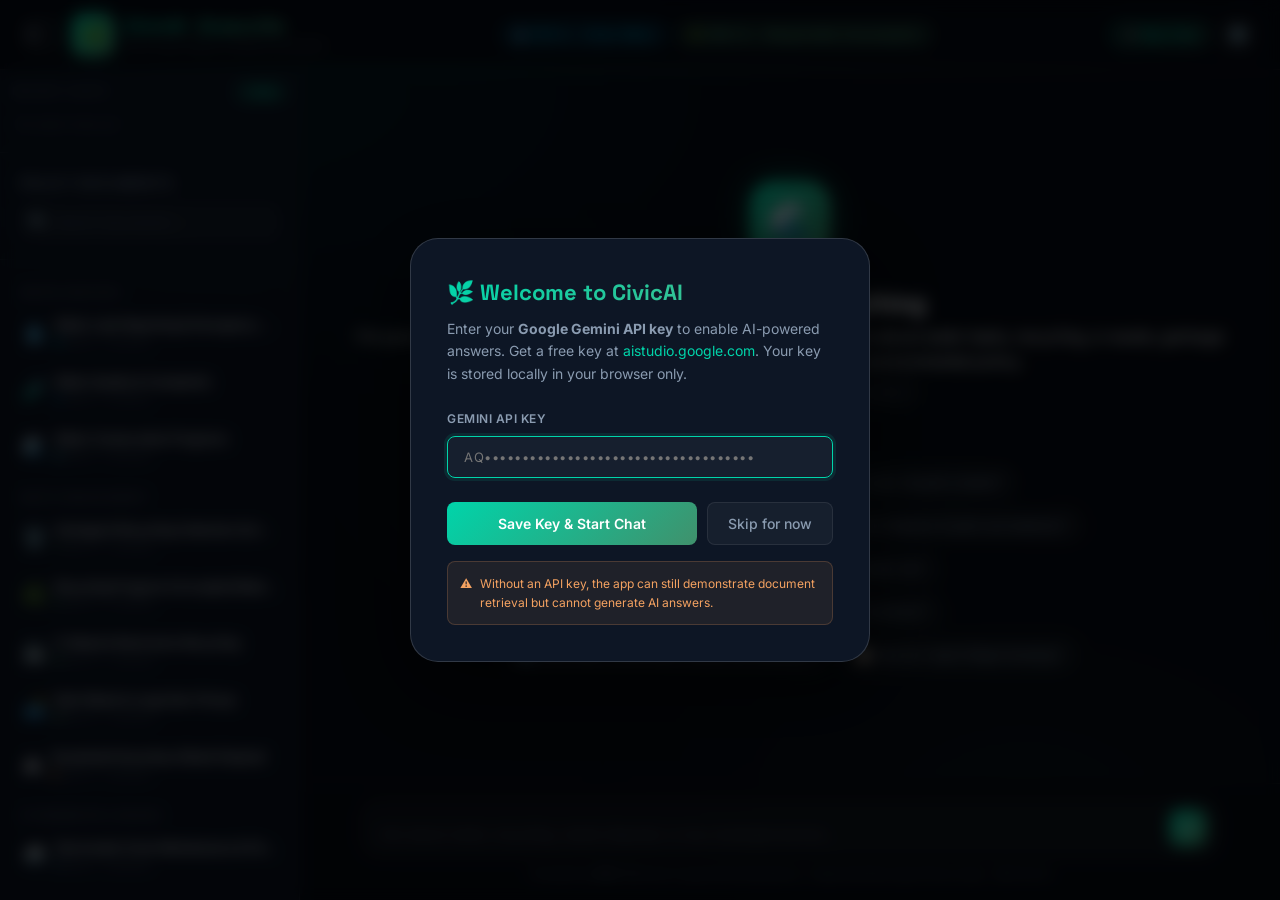
<file: index.html>
<!DOCTYPE html>
<html lang="en">

<head>
  <meta charset="UTF-8" />
  <meta name="viewport" content="width=device-width, initial-scale=1.0" />
  <title>CivicAI — Greenville Municipal Chatbot | SDG 6 + 12</title>
  <meta name="description"
    content="Ask any question about Greenville's water services, waste management, recycling programs, and environmental policies. Powered by RAG AI." />
  <meta name="keywords"
    content="Greenville, municipal chatbot, water management, recycling, waste disposal, SDG 6, SDG 12, e-waste, civic AI" />
  <meta property="og:title" content="CivicAI — Greenville Municipal Assistant" />
  <meta property="og:description" content="AI-powered chatbot for Greenville municipal water and waste policies" />
  <meta name="theme-color" content="#00d4aa" />

  <!-- Favicon -->
  <link rel="icon" type="image/svg+xml"
    href="data:image/svg+xml,<svg xmlns='http://www.w3.org/2000/svg' viewBox='0 0 100 100'><text y='.9em' font-size='90'>🌿</text></svg>" />

  <!-- Styles -->
  <link rel="stylesheet" href="style.css" />
</head>

<body>

  <!-- ── API Key Modal ───────────────────────────────────── -->
  <div id="api-modal" role="dialog" aria-modal="true" aria-labelledby="modal-title">
    <div class="modal-card">
      <h2 id="modal-title">🌿 Welcome to CivicAI</h2>
      <p>
        Enter your <strong>Google Gemini API key</strong> to enable AI-powered answers.
        Get a free key at <a href="https://aistudio.google.com/app/apikey" target="_blank"
          rel="noopener">aistudio.google.com</a>.
        Your key is stored locally in your browser only.
      </p>

      <div class="modal-field">
        <label for="api-key-input">Gemini API Key</label>
        <input id="api-key-input" type="password" placeholder="AQ••••••••••••••••••••••••••••••••••••"
          autocomplete="off" spellcheck="false" />
      </div>

      <div class="modal-actions">
        <button class="btn-primary" id="save-api-btn">Save Key &amp; Start Chat</button>
        <button class="btn-secondary" id="skip-api-btn">Skip for now</button>
      </div>

      <div class="modal-note">
        ⚠️ <span>Without an API key, the app can still demonstrate document retrieval but cannot generate AI
          answers.</span>
      </div>
    </div>
  </div>

  <!-- ── Header ─────────────────────────────────────────── -->
  <header id="app-header" role="banner">
    <div class="header-brand">
      <button class="btn-icon" id="sidebar-toggle" aria-label="Toggle document sidebar"
        title="Toggle Sidebar">☰</button>
      <div class="brand-logo" aria-hidden="true">🌿</div>
      <div class="brand-text">
        <h1>CivicAI · Greenville</h1>
        <p>Municipal Water &amp; Waste Assistant</p>
      </div>
    </div>

    <div class="header-sdgs" aria-label="SDG alignment">
      <span class="sdg-badge sdg6">💧 SDG 6 — Clean Water</span>
      <span class="sdg-badge sdg12">♻️ SDG 12 — Responsible Consumption</span>
    </div>

    <div class="header-actions">
      <button class="btn-new-chat" id="new-chat-btn" title="Start new conversation">➕ New Chat</button>
      <button class="btn-icon" id="settings-btn" aria-label="API Key Settings" title="Settings — API Key">⚙️</button>
    </div>
  </header>

  <!-- ── App Body ────────────────────────────────────────── -->
  <div id="app-body">

    <!-- ── Sidebar: Document Navigator & History ───────── -->
    <nav id="sidebar" aria-label="Policy document navigator">
      <!-- Chat History -->
      <div class="sidebar-history-section" id="sidebar-history-section">
        <div class="sidebar-history-header">
          <h2>Recent Chats</h2>
          <button class="btn-new-chat" id="sidebar-new-chat-btn" style="padding: 2px 8px; font-size: 11px;">+ New</button>
        </div>
        <div class="sidebar-history-list" id="sidebar-history-list">
          <div style="padding: 8px 4px; font-size: 11px; color: var(--text-muted);">No recent chats yet</div>
        </div>
      </div>

      <div class="sidebar-header">
        <h2>Policy Documents</h2>
        <div class="sidebar-search">
          <span class="search-icon" aria-hidden="true">🔍</span>
          <input id="sidebar-search-input" type="search" placeholder="Search documents…"
            aria-label="Search policy documents" />
        </div>
      </div>
      <div class="sidebar-docs" id="sidebar-docs-list" role="list" aria-label="Document list">
        <!-- Populated by app.js -->
      </div>
    </nav>

    <!-- ── Chat Area ───────────────────────────────────── -->
    <main id="chat-area" role="main">

      <!-- Welcome Screen -->
      <section id="welcome-screen" aria-label="Welcome">
        <div class="welcome-icon" aria-hidden="true">🌊</div>

        <h2>Ask Greenville Anything</h2>
        <p>
          I'm your AI-powered guide to Greenville's municipal services.
          Ask me about water leaks, recycling, e-waste, garbage collection,
          hazardous waste, or any civic environmental policy.
        </p>

        <div class="status-bar" id="status-bar" role="status" aria-live="polite">
          <span class="status-dot" id="status-dot"></span>
          <span id="status-text">Initializing…</span>
        </div>

        <div class="example-questions">
          <h3>Try asking</h3>
          <div class="example-chips" role="list">
            <button class="example-chip" role="listitem" data-q="How do I report a water leak in Greenville?"
              id="chip-1">
              💧 How do I report a water leak?
            </button>
            <button class="example-chip" role="listitem" data-q="Where can I recycle e-waste in Greenville?"
              id="chip-2">
              💻 Where can I recycle e-waste?
            </button>
            <button class="example-chip" role="listitem" data-q="What day is garbage collected in Zone B?" id="chip-3">
              🗑️ What day is garbage collected in Zone B?
            </button>
            <button class="example-chip" role="listitem"
              data-q="How do I dispose of household hazardous waste like paint and batteries?" id="chip-4">
              ⚠️ How do I dispose of paint and batteries?
            </button>
            <button class="example-chip" role="listitem"
              data-q="My water looks brown and discolored — what should I do?" id="chip-5">
              🧪 My water looks brown — what should I do?
            </button>
            <button class="example-chip" role="listitem"
              data-q="How do I request a bulk waste pickup for old furniture?" id="chip-6">
              🛋️ How do I schedule bulk pickup for furniture?
            </button>
            <button class="example-chip" role="listitem"
              data-q="What are Greenville's water conservation programs and rebates?" id="chip-7">
              🌊 What water conservation rebates are available?
            </button>
            <button class="example-chip" role="listitem" data-q="How do I report illegal dumping in Greenville?"
              id="chip-8">
              📋 How do I report illegal dumping?
            </button>
          </div>
        </div>
      </section>

      <!-- Chat Messages -->
      <div id="messages-container" role="log" aria-live="polite" aria-label="Chat messages" aria-relevant="additions">
        <!-- Messages injected by app.js -->
      </div>

      <!-- Floating Scroll to Bottom Button -->
      <button id="scroll-to-bottom-btn" aria-label="Scroll to latest message" title="Scroll to bottom">
        ⬇️ Scroll to bottom
      </button>

      <!-- Input Area -->
      <div id="input-area" role="form" aria-label="Chat input">
        <div class="input-wrapper">
          <textarea id="chat-input" rows="1"
            placeholder="Ask about water, recycling, waste disposal, or any municipal service…"
            aria-label="Type your question" maxlength="1000"></textarea>
          <button id="send-btn" aria-label="Send message" title="Send (Enter)">
            ➤
          </button>
        </div>
        <p class="input-footer">
          Powered by <strong>RAG</strong> (Retrieval-Augmented Generation) · Greenville Municipal Policy Index · SDG 6
          &amp; 12
        </p>
      </div>

    </main>
  </div>

  <!-- ── Toast Notification ─────────────────────────────── -->
  <div id="toast" role="alert" aria-live="assertive"></div>

  <!-- ── Scripts ────────────────────────────────────────── -->
  <script src="knowledge_base.js"></script>
  <script src="app.js"></script>

</body>

</html>
</file>
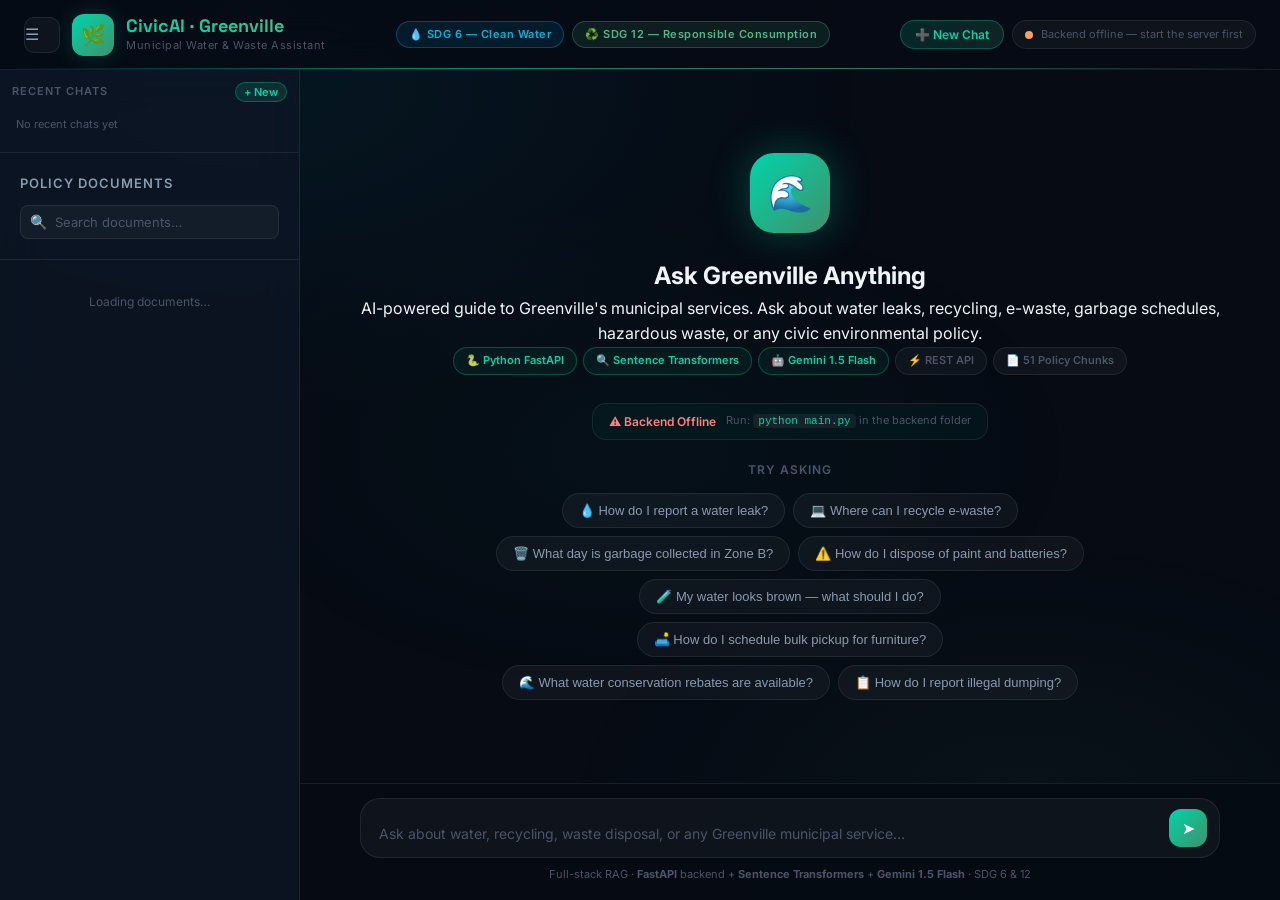
<file: frontend/index.html>
<!DOCTYPE html>
<html lang="en">
<head>
  <meta charset="UTF-8" />
  <meta name="viewport" content="width=device-width, initial-scale=1.0" />
  <title>CivicAI — Greenville Municipal Chatbot | SDG 6 + 12</title>
  <meta name="description" content="AI-powered guide to Greenville's water services, waste management, recycling, and environmental policies. Powered by RAG + Gemini." />
  <meta name="keywords" content="Greenville, civic AI, water management, recycling, waste disposal, SDG 6, SDG 12, e-waste, RAG chatbot" />
  <meta name="theme-color" content="#00d4aa" />
  <link rel="icon" type="image/svg+xml" href="data:image/svg+xml,<svg xmlns='http://www.w3.org/2000/svg' viewBox='0 0 100 100'><text y='.9em' font-size='90'>🌿</text></svg>" />
  <link rel="stylesheet" href="style.css" />

  <!-- Extra styles for full-stack backend status indicator -->
  <style>
    .backend-status-bar {
      display: flex;
      align-items: center;
      gap: 10px;
      padding: 8px 16px;
      background: rgba(0,212,170,0.04);
      border: 1px solid var(--border);
      border-radius: var(--radius-md);
      font-size: 12px;
      margin-bottom: 20px;
      flex-wrap: wrap;
    }
    .backend-indicator {
      font-weight: 600;
      white-space: nowrap;
    }
    .backend-indicator.ready  { color: var(--water-400); }
    .backend-indicator.warn   { color: var(--warn); }
    .backend-indicator.error  { color: #fc8181; }
    .backend-hint {
      color: var(--text-muted);
      font-size: 11px;
    }
    .backend-hint code {
      background: rgba(255,255,255,0.06);
      border-radius: 4px;
      padding: 1px 5px;
      font-family: 'Courier New', monospace;
      color: var(--water-400);
    }
    .arch-badges {
      display: flex;
      gap: 6px;
      flex-wrap: wrap;
      justify-content: center;
      margin-bottom: 28px;
    }
    .arch-badge {
      padding: 4px 12px;
      border-radius: 20px;
      font-size: 11px;
      font-weight: 600;
      border: 1px solid var(--border);
      color: var(--text-muted);
      background: var(--bg-card);
    }
    .arch-badge.highlight {
      border-color: rgba(0,212,170,0.3);
      color: var(--water-400);
      background: rgba(0,212,170,0.06);
    }
  </style>
</head>

<body>

  <!-- ── Header ─────────────────────────────────────────── -->
  <header id="app-header" role="banner">
    <div class="header-brand">
      <button class="btn-icon" id="sidebar-toggle" aria-label="Toggle document sidebar" title="Toggle Sidebar">☰</button>
      <div class="brand-logo" aria-hidden="true">🌿</div>
      <div class="brand-text">
        <h1>CivicAI · Greenville</h1>
        <p>Municipal Water &amp; Waste Assistant</p>
      </div>
    </div>

    <div class="header-sdgs" aria-label="SDG alignment">
      <span class="sdg-badge sdg6">💧 SDG 6 — Clean Water</span>
      <span class="sdg-badge sdg12">♻️ SDG 12 — Responsible Consumption</span>
    </div>

    <div class="header-actions">
      <button class="btn-new-chat" id="new-chat-btn" title="Start new conversation">➕ New Chat</button>
      <div class="status-bar" style="margin:0;padding:5px 12px;font-size:11px;">
        <span class="status-dot" id="status-dot"></span>
        <span id="status-text">Connecting…</span>
      </div>
    </div>
  </header>

  <!-- ── App Body ────────────────────────────────────────── -->
  <div id="app-body">

    <!-- ── Sidebar ──────────────────────────────────────── -->
    <nav id="sidebar" aria-label="Policy document navigator">
      <!-- Chat History -->
      <div class="sidebar-history-section" id="sidebar-history-section">
        <div class="sidebar-history-header">
          <h2>Recent Chats</h2>
          <button class="btn-new-chat" id="sidebar-new-chat-btn" style="padding: 2px 8px; font-size: 11px;">+ New</button>
        </div>
        <div class="sidebar-history-list" id="sidebar-history-list">
          <div style="padding: 8px 4px; font-size: 11px; color: var(--text-muted);">No recent chats yet</div>
        </div>
      </div>

      <div class="sidebar-header">
        <h2>Policy Documents</h2>
        <div class="sidebar-search">
          <span class="search-icon" aria-hidden="true">🔍</span>
          <input
            id="sidebar-search-input"
            type="search"
            placeholder="Search documents…"
            aria-label="Search policy documents"
          />
        </div>
      </div>
      <div class="sidebar-docs" id="sidebar-docs-list" role="list" aria-label="Document list">
        <div style="padding:20px;text-align:center;color:var(--text-muted);font-size:12px;">
          Loading documents…
        </div>
      </div>
    </nav>

    <!-- ── Chat Area ──────────────────────────────────────  -->
    <main id="chat-area" role="main">

      <!-- Welcome Screen -->
      <section id="welcome-screen" aria-label="Welcome">
        <div class="welcome-icon" aria-hidden="true">🌊</div>
        <h2>Ask Greenville Anything</h2>
        <p>
          AI-powered guide to Greenville's municipal services.
          Ask about water leaks, recycling, e-waste, garbage schedules,
          hazardous waste, or any civic environmental policy.
        </p>

        <!-- Architecture badges -->
        <div class="arch-badges">
          <span class="arch-badge highlight">🐍 Python FastAPI</span>
          <span class="arch-badge highlight">🔍 Sentence Transformers</span>
          <span class="arch-badge highlight">🤖 Gemini 1.5 Flash</span>
          <span class="arch-badge">⚡ REST API</span>
          <span class="arch-badge">📄 51 Policy Chunks</span>
        </div>

        <!-- Backend status card -->
        <div class="backend-status-bar" id="backend-status-card">
          <span class="backend-indicator warn">⏳ Connecting to backend…</span>
          <span class="backend-hint">Make sure <code>python main.py</code> is running in the backend folder</span>
        </div>

        <div class="example-questions">
          <h3>Try asking</h3>
          <div class="example-chips" role="list">
            <button class="example-chip" role="listitem" data-q="How do I report a water leak in Greenville?" id="chip-1">
              💧 How do I report a water leak?
            </button>
            <button class="example-chip" role="listitem" data-q="Where can I recycle e-waste in Greenville?" id="chip-2">
              💻 Where can I recycle e-waste?
            </button>
            <button class="example-chip" role="listitem" data-q="What day is garbage collected in Zone B?" id="chip-3">
              🗑️ What day is garbage collected in Zone B?
            </button>
            <button class="example-chip" role="listitem" data-q="How do I dispose of household hazardous waste like paint and batteries?" id="chip-4">
              ⚠️ How do I dispose of paint and batteries?
            </button>
            <button class="example-chip" role="listitem" data-q="My water looks brown and discolored — what should I do?" id="chip-5">
              🧪 My water looks brown — what should I do?
            </button>
            <button class="example-chip" role="listitem" data-q="How do I request a bulk waste pickup for old furniture?" id="chip-6">
              🛋️ How do I schedule bulk pickup for furniture?
            </button>
            <button class="example-chip" role="listitem" data-q="What water conservation rebates are available in Greenville?" id="chip-7">
              🌊 What water conservation rebates are available?
            </button>
            <button class="example-chip" role="listitem" data-q="How do I report illegal dumping in Greenville?" id="chip-8">
              📋 How do I report illegal dumping?
            </button>
          </div>
        </div>
      </section>

      <!-- Chat Messages -->
      <div
        id="messages-container"
        role="log"
        aria-live="polite"
        aria-label="Chat messages"
        aria-relevant="additions"
      >
        <!-- Messages injected by app.js -->
      </div>

      <!-- Floating Scroll to Bottom Button -->
      <button id="scroll-to-bottom-btn" aria-label="Scroll to latest message" title="Scroll to bottom">
        ⬇️ Scroll to bottom
      </button>

      <!-- Input Area -->
      <div id="input-area" role="form" aria-label="Chat input">
        <div class="input-wrapper">
          <textarea
            id="chat-input"
            rows="1"
            placeholder="Ask about water, recycling, waste disposal, or any Greenville municipal service…"
            aria-label="Type your question"
            maxlength="1000"
          ></textarea>
          <button id="send-btn" aria-label="Send message" title="Send (Enter)">➤</button>
        </div>
        <p class="input-footer">
          Full-stack RAG · <strong>FastAPI</strong> backend + <strong>Sentence Transformers</strong> + <strong>Gemini 1.5 Flash</strong> · SDG 6 &amp; 12
        </p>
      </div>

    </main>
  </div>

  <!-- ── Toast ──────────────────────────────────────────── -->
  <div id="toast" role="alert" aria-live="assertive"></div>

  <!-- ── Scripts ────────────────────────────────────────── -->
  <script src="app.js"></script>

</body>
</html>
</file>
<file: style.css>
/* ============================================================
   style.css — HerSpace Civic RAG Chatbot
   Dark glassmorphism theme · SDG 6 + 12 color palette
   ============================================================ */

@import url('https://fonts.googleapis.com/css2?family=Inter:wght@300;400;500;600;700;800&family=Space+Grotesk:wght@400;500;600;700&display=swap');

/* ── Custom Properties ───────────────────────────────────── */
:root {
  --bg-deep:        #060b14;
  --bg-surface:     #0d1625;
  --bg-card:        rgba(255,255,255,0.04);
  --bg-card-hover:  rgba(255,255,255,0.07);
  --border:         rgba(255,255,255,0.08);
  --border-hover:   rgba(255,255,255,0.15);

  /* SDG 6 — Water */
  --water-400:      #00d4aa;
  --water-500:      #00b4d8;
  --water-600:      #0077b6;
  --water-glow:     rgba(0,212,170,0.2);

  /* SDG 12 — Waste/Green */
  --green-400:      #52b788;
  --green-500:      #40916c;
  --green-600:      #2d6a4f;
  --green-glow:     rgba(82,183,136,0.2);

  /* Accent */
  --accent:         #00d4aa;
  --accent-dim:     rgba(0,212,170,0.15);
  --warn:           #f4a261;

  /* Text */
  --text-primary:   #f0f4f8;
  --text-secondary: #8a9bb0;
  --text-muted:     #4a5568;

  /* Layout */
  --sidebar-w:      300px;
  --header-h:       70px;
  --radius-sm:      8px;
  --radius-md:      14px;
  --radius-lg:      20px;
  --radius-xl:      28px;

  /* Transitions */
  --ease:           cubic-bezier(0.4, 0, 0.2, 1);
  --fast:           150ms;
  --normal:         250ms;
  --slow:           400ms;
}

/* ── Reset ───────────────────────────────────────────────── */
*, *::before, *::after { box-sizing: border-box; margin: 0; padding: 0; }

html {
  scroll-behavior: smooth;
  height: 100vh;
  height: 100dvh;
  overflow: hidden;
}

body {
  font-family: 'Inter', sans-serif;
  background: var(--bg-deep);
  color: var(--text-primary);
  height: 100vh;
  height: 100dvh;
  line-height: 1.6;
  overflow: hidden;
  display: flex;
  flex-direction: column;
}

/* ── Animated Background ─────────────────────────────────── */
body::before {
  content: '';
  position: fixed;
  inset: 0;
  background:
    radial-gradient(ellipse 80% 60% at 20% 10%, rgba(0,180,216,0.07) 0%, transparent 60%),
    radial-gradient(ellipse 60% 50% at 80% 90%, rgba(64,145,108,0.06) 0%, transparent 60%),
    radial-gradient(ellipse 50% 40% at 50% 50%, rgba(0,212,170,0.03) 0%, transparent 70%);
  pointer-events: none;
  z-index: 0;
  animation: bgPulse 12s ease-in-out infinite alternate;
}

@keyframes bgPulse {
  0%   { opacity: 0.8; }
  100% { opacity: 1.3; }
}

/* ── Header ──────────────────────────────────────────────── */
#app-header {
  height: var(--header-h);
  display: flex;
  align-items: center;
  justify-content: space-between;
  padding: 0 24px;
  background: rgba(6,11,20,0.85);
  backdrop-filter: blur(20px);
  border-bottom: 1px solid var(--border);
  position: relative;
  z-index: 100;
  flex-shrink: 0;
}

#app-header::after {
  content: '';
  position: absolute;
  bottom: 0; left: 0; right: 0;
  height: 1px;
  background: linear-gradient(90deg, transparent, var(--water-400), var(--green-400), transparent);
  opacity: 0.6;
}

.header-brand {
  display: flex;
  align-items: center;
  gap: 12px;
}

.brand-logo {
  width: 42px;
  height: 42px;
  border-radius: 12px;
  background: linear-gradient(135deg, var(--water-400), var(--green-500));
  display: grid;
  place-items: center;
  font-size: 20px;
  flex-shrink: 0;
  box-shadow: 0 0 20px var(--water-glow);
  animation: logoPulse 3s ease-in-out infinite;
}

@keyframes logoPulse {
  0%, 100% { box-shadow: 0 0 20px var(--water-glow); }
  50%       { box-shadow: 0 0 35px rgba(0,212,170,0.4); }
}

.brand-text h1 {
  font-family: 'Space Grotesk', sans-serif;
  font-size: 18px;
  font-weight: 700;
  background: linear-gradient(90deg, var(--water-400), var(--green-400));
  -webkit-background-clip: text;
  -webkit-text-fill-color: transparent;
  background-clip: text;
  line-height: 1.2;
}

.brand-text p {
  font-size: 11px;
  color: var(--text-muted);
  letter-spacing: 0.5px;
}

.header-sdgs {
  display: flex;
  gap: 8px;
  align-items: center;
}

.sdg-badge {
  padding: 4px 12px;
  border-radius: 20px;
  font-size: 11px;
  font-weight: 600;
  letter-spacing: 0.5px;
  border: 1px solid;
  white-space: nowrap;
}

.sdg-badge.sdg6 {
  background: rgba(0,119,182,0.15);
  border-color: rgba(0,180,216,0.3);
  color: var(--water-500);
}

.sdg-badge.sdg12 {
  background: rgba(64,145,108,0.15);
  border-color: rgba(82,183,136,0.3);
  color: var(--green-400);
}

.header-actions {
  display: flex;
  align-items: center;
  gap: 8px;
}

.btn-icon {
  width: 36px;
  height: 36px;
  border-radius: 10px;
  border: 1px solid var(--border);
  background: var(--bg-card);
  color: var(--text-secondary);
  cursor: pointer;
  display: grid;
  place-items: center;
  font-size: 16px;
  transition: all var(--normal) var(--ease);
}

.btn-icon:hover {
  background: var(--bg-card-hover);
  border-color: var(--border-hover);
  color: var(--text-primary);
  transform: translateY(-1px);
}

/* ── Main Layout ─────────────────────────────────────────── */
#app-body {
  display: flex;
  flex: 1;
  height: calc(100vh - var(--header-h));
  height: calc(100dvh - var(--header-h));
  position: relative;
  z-index: 1;
  overflow: hidden;
  width: 100%;
  max-width: 100vw;
}

/* ── Sidebar ─────────────────────────────────────────────── */
#sidebar {
  width: var(--sidebar-w);
  flex-shrink: 0;
  background: rgba(13,22,37,0.8);
  backdrop-filter: blur(20px);
  border-right: 1px solid var(--border);
  display: flex;
  flex-direction: column;
  overflow: hidden;
  transition: width var(--slow) var(--ease);
}

#sidebar.collapsed {
  width: 0;
}

.sidebar-header {
  padding: 20px;
  border-bottom: 1px solid var(--border);
  flex-shrink: 0;
}

.sidebar-header h2 {
  font-size: 13px;
  font-weight: 600;
  color: var(--text-secondary);
  text-transform: uppercase;
  letter-spacing: 1px;
  margin-bottom: 12px;
}

.sidebar-search {
  position: relative;
}

.sidebar-search input {
  width: 100%;
  padding: 8px 12px 8px 34px;
  background: var(--bg-card);
  border: 1px solid var(--border);
  border-radius: var(--radius-sm);
  color: var(--text-primary);
  font-size: 13px;
  outline: none;
  transition: all var(--normal) var(--ease);
  font-family: 'Inter', sans-serif;
}

.sidebar-search input:focus {
  border-color: var(--accent);
  background: rgba(0,212,170,0.05);
  box-shadow: 0 0 0 3px rgba(0,212,170,0.1);
}

.sidebar-search input::placeholder { color: var(--text-muted); }

.sidebar-search .search-icon {
  position: absolute;
  left: 10px;
  top: 50%;
  transform: translateY(-50%);
  color: var(--text-muted);
  font-size: 14px;
}

.sidebar-docs {
  flex: 1;
  overflow-y: auto;
  padding: 12px;
}

.sidebar-docs::-webkit-scrollbar { width: 4px; }
.sidebar-docs::-webkit-scrollbar-track { background: transparent; }
.sidebar-docs::-webkit-scrollbar-thumb {
  background: var(--border);
  border-radius: 4px;
}

.sidebar-category-label {
  font-size: 10px;
  font-weight: 700;
  text-transform: uppercase;
  letter-spacing: 1px;
  color: var(--text-muted);
  padding: 12px 8px 6px;
}

.doc-item {
  display: flex;
  align-items: center;
  gap: 10px;
  padding: 10px 10px;
  border-radius: var(--radius-sm);
  cursor: pointer;
  transition: all var(--normal) var(--ease);
  margin-bottom: 2px;
  border: 1px solid transparent;
}

.doc-item:hover {
  background: var(--bg-card-hover);
  border-color: var(--border);
}

.doc-item.active {
  background: var(--accent-dim);
  border-color: rgba(0,212,170,0.25);
}

.doc-icon {
  font-size: 18px;
  flex-shrink: 0;
}

.doc-info { min-width: 0; }

.doc-title {
  font-size: 12px;
  font-weight: 500;
  color: var(--text-primary);
  white-space: nowrap;
  overflow: hidden;
  text-overflow: ellipsis;
  line-height: 1.4;
}

.doc-meta {
  font-size: 10px;
  color: var(--text-muted);
  display: flex;
  align-items: center;
  gap: 4px;
}

.sdg-dot {
  width: 6px;
  height: 6px;
  border-radius: 50%;
  flex-shrink: 0;
}

/* ── Chat Area ───────────────────────────────────────────── */
#chat-area {
  flex: 1;
  display: flex;
  flex-direction: column;
  overflow: hidden;
  min-height: 0;
  height: 100%;
  position: relative;
  min-width: 0;
}

/* Welcome Screen */
#welcome-screen {
  flex: 1;
  display: flex;
  flex-direction: column;
  align-items: center;
  justify-content: center;
  padding: 40px 24px;
  text-align: center;
  overflow-y: auto;
}

.welcome-icon {
  width: 80px;
  height: 80px;
  border-radius: 24px;
  background: linear-gradient(135deg, var(--water-400), var(--green-500));
  display: grid;
  place-items: center;
  font-size: 36px;
  margin: 0 auto 24px;
  box-shadow: 0 0 40px rgba(0,212,170,0.3);
  animation: float 4s ease-in-out infinite;
}

@keyframes float {
  0%, 100% { transform: translateY(0); }
  50%       { transform: translateY(-8px); }
}

.welcome-screen h2 {
  font-family: 'Space Grotesk', sans-serif;
  font-size: 28px;
  font-weight: 700;
  margin-bottom: 8px;
  background: linear-gradient(135deg, #f0f4f8, var(--water-400));
  -webkit-background-clip: text;
  -webkit-text-fill-color: transparent;
  background-clip: text;
}

.welcome-screen p {
  font-size: 15px;
  color: var(--text-secondary);
  max-width: 480px;
  margin: 0 auto 32px;
  line-height: 1.7;
}

.example-questions {
  width: 100%;
  max-width: 600px;
  margin: 0 auto;
}

.example-questions h3 {
  font-size: 12px;
  font-weight: 600;
  text-transform: uppercase;
  letter-spacing: 1px;
  color: var(--text-muted);
  margin-bottom: 14px;
}

.example-chips {
  display: flex;
  flex-wrap: wrap;
  gap: 8px;
  justify-content: center;
}

.example-chip {
  padding: 9px 16px;
  background: var(--bg-card);
  border: 1px solid var(--border);
  border-radius: 20px;
  font-size: 13px;
  color: var(--text-secondary);
  cursor: pointer;
  transition: all var(--normal) var(--ease);
  text-align: left;
}

.example-chip:hover {
  background: var(--accent-dim);
  border-color: rgba(0,212,170,0.35);
  color: var(--text-primary);
  transform: translateY(-2px);
  box-shadow: 0 4px 16px rgba(0,212,170,0.12);
}

/* Status Indicator */
.status-bar {
  display: flex;
  align-items: center;
  gap: 8px;
  padding: 6px 14px;
  background: var(--bg-card);
  border: 1px solid var(--border);
  border-radius: 20px;
  font-size: 12px;
  color: var(--text-muted);
  margin-bottom: 24px;
}

.status-dot {
  width: 8px;
  height: 8px;
  border-radius: 50%;
  background: var(--warn);
  flex-shrink: 0;
}

.status-dot.ready {
  background: var(--water-400);
  box-shadow: 0 0 8px var(--water-400);
  animation: statusPulse 2s ease-in-out infinite;
}

@keyframes statusPulse {
  0%, 100% { opacity: 1; }
  50%       { opacity: 0.5; }
}

/* Chat Messages */
#messages-container {
  flex: 1;
  overflow-y: auto;
  overflow-x: hidden;
  min-height: 0;
  width: 100%;
  max-width: 900px;
  margin: 0 auto;
  padding: 24px 24px 30px 24px;
  display: none;
  flex-direction: column;
  gap: 20px;
  scroll-behavior: smooth;
  overscroll-behavior: contain;
}

#messages-container::-webkit-scrollbar { width: 6px; }
#messages-container::-webkit-scrollbar-track { background: transparent; }
#messages-container::-webkit-scrollbar-thumb {
  background: rgba(255,255,255,0.15);
  border-radius: 4px;
}
#messages-container::-webkit-scrollbar-thumb:hover {
  background: var(--water-400);
}

.message {
  display: flex;
  gap: 12px;
  max-width: 820px;
  width: 100%;
  animation: msgSlide 0.3s var(--ease) both;
}

@keyframes msgSlide {
  from { opacity: 0; transform: translateY(10px); }
  to   { opacity: 1; transform: translateY(0); }
}

.message.user-message {
  margin-left: auto;
  flex-direction: row-reverse;
}

.message-avatar {
  width: 34px;
  height: 34px;
  border-radius: 10px;
  display: grid;
  place-items: center;
  font-size: 16px;
  flex-shrink: 0;
}

.message.user-message .message-avatar {
  background: linear-gradient(135deg, var(--water-600), var(--water-500));
}

.message.bot-message .message-avatar {
  background: linear-gradient(135deg, var(--water-400), var(--green-500));
  box-shadow: 0 0 12px var(--water-glow);
}

.message-body { flex: 1; min-width: 0; }

.message-bubble {
  padding: 14px 18px;
  border-radius: var(--radius-md);
  font-size: 14px;
  line-height: 1.7;
  max-width: 100%;
  word-wrap: break-word;
  overflow-wrap: break-word;
}

.user-message .message-bubble {
  background: linear-gradient(135deg, rgba(0,119,182,0.25), rgba(0,77,117,0.2));
  border: 1px solid rgba(0,180,216,0.2);
  color: var(--text-primary);
  border-bottom-right-radius: 4px;
  margin-left: auto;
  max-width: 520px;
}

.bot-message .message-bubble {
  background: var(--bg-card);
  border: 1px solid var(--border);
  color: var(--text-primary);
  border-bottom-left-radius: 4px;
}

.message-bubble p { margin-bottom: 8px; }
.message-bubble p:last-child { margin-bottom: 0; }
.message-bubble strong { color: var(--water-400); font-weight: 600; }
.message-bubble ul, .message-bubble ol { padding-left: 20px; margin: 8px 0; }
.message-bubble li { margin-bottom: 4px; }

/* Edit Query Button */
.edit-query-btn {
  display: inline-flex;
  align-items: center;
  gap: 4px;
  padding: 3px 8px;
  background: var(--bg-card);
  border: 1px solid var(--border);
  border-radius: var(--radius-sm);
  color: var(--text-secondary);
  font-size: 11px;
  font-family: inherit;
  cursor: pointer;
  transition: all var(--fast) var(--ease);
}

.edit-query-btn:hover {
  background: var(--accent-dim);
  border-color: var(--water-400);
  color: var(--water-400);
}

/* Source Citations */
.message-sources {
  margin-top: 12px;
  display: flex;
  flex-direction: column;
  gap: 6px;
}

.sources-label {
  font-size: 11px;
  font-weight: 600;
  color: var(--text-muted);
  text-transform: uppercase;
  letter-spacing: 0.8px;
  margin-bottom: 4px;
}

.source-card {
  display: flex;
  align-items: center;
  gap: 10px;
  padding: 8px 12px;
  background: rgba(0,212,170,0.04);
  border: 1px solid rgba(0,212,170,0.12);
  border-radius: var(--radius-sm);
  font-size: 12px;
  cursor: pointer;
  transition: all var(--normal) var(--ease);
}

.source-card:hover {
  background: rgba(0,212,170,0.08);
  border-color: rgba(0,212,170,0.25);
}

.source-card-icon { font-size: 14px; flex-shrink: 0; }

.source-card-info { min-width: 0; }

.source-card-title {
  color: var(--text-secondary);
  font-weight: 500;
  white-space: nowrap;
  overflow: hidden;
  text-overflow: ellipsis;
}

.source-card-relevance {
  color: var(--accent);
  font-size: 10px;
  font-weight: 600;
}

.message-time {
  font-size: 10px;
  color: var(--text-muted);
  margin-top: 6px;
  padding: 0 4px;
}

.user-message .message-time { text-align: right; }

/* Typing Indicator */
.typing-indicator {
  display: flex;
  align-items: center;
  gap: 12px;
  padding: 0;
}

.typing-dots {
  display: flex;
  gap: 4px;
  padding: 14px 18px;
  background: var(--bg-card);
  border: 1px solid var(--border);
  border-radius: var(--radius-md);
  border-bottom-left-radius: 4px;
}

.typing-dot {
  width: 7px;
  height: 7px;
  border-radius: 50%;
  background: var(--water-400);
  animation: typingBounce 1.2s ease-in-out infinite;
}

.typing-dot:nth-child(2) { animation-delay: 0.2s; }
.typing-dot:nth-child(3) { animation-delay: 0.4s; }

@keyframes typingBounce {
  0%, 60%, 100% { transform: translateY(0); opacity: 0.4; }
  30%            { transform: translateY(-6px); opacity: 1; }
}

/* ── Input Area ──────────────────────────────────────────── */
#input-area {
  padding: 14px 24px 16px;
  background: rgba(6,11,20,0.92);
  backdrop-filter: blur(20px);
  border-top: 1px solid var(--border);
  flex-shrink: 0;
  position: relative;
  z-index: 10;
}

/* ── Floating Scroll to Bottom Button ─────────────────────── */
#scroll-to-bottom-btn {
  position: absolute;
  bottom: 85px;
  right: 28px;
  z-index: 50;
  padding: 8px 14px;
  background: rgba(13, 22, 37, 0.92);
  backdrop-filter: blur(12px);
  border: 1px solid var(--water-400);
  border-radius: 20px;
  color: var(--water-400);
  font-size: 12px;
  font-weight: 600;
  cursor: pointer;
  display: flex;
  align-items: center;
  gap: 6px;
  box-shadow: 0 4px 20px rgba(0,0,0,0.4), 0 0 15px rgba(0,212,170,0.25);
  opacity: 0;
  pointer-events: none;
  transform: translateY(10px);
  transition: all var(--normal) var(--ease);
}

#scroll-to-bottom-btn.visible {
  opacity: 1;
  pointer-events: auto;
  transform: translateY(0);
}

#scroll-to-bottom-btn:hover {
  background: var(--water-400);
  color: #060b14;
  box-shadow: 0 6px 24px rgba(0,212,170,0.4);
  transform: translateY(-2px);
}

/* ── + New Chat Button ────────────────────────────────────── */
.btn-new-chat {
  display: inline-flex;
  align-items: center;
  gap: 6px;
  padding: 6px 14px;
  background: linear-gradient(135deg, rgba(0,212,170,0.15), rgba(82,183,136,0.15));
  border: 1px solid rgba(0,212,170,0.3);
  border-radius: 20px;
  color: var(--water-400);
  font-size: 12px;
  font-weight: 600;
  cursor: pointer;
  transition: all var(--normal) var(--ease);
  font-family: inherit;
}

.btn-new-chat:hover {
  background: linear-gradient(135deg, var(--water-400), var(--green-500));
  border-color: transparent;
  color: white;
  box-shadow: 0 0 15px var(--water-glow);
  transform: translateY(-1px);
}

/* ── Sidebar Chat History ─────────────────────────────────── */
.sidebar-history-section {
  padding: 12px;
  border-bottom: 1px solid var(--border);
  flex-shrink: 0;
}

.sidebar-history-header {
  display: flex;
  align-items: center;
  justify-content: space-between;
  margin-bottom: 8px;
}

.sidebar-history-header h2 {
  font-size: 11px;
  font-weight: 600;
  color: var(--text-muted);
  text-transform: uppercase;
  letter-spacing: 1px;
}

.sidebar-history-list {
  display: flex;
  flex-direction: column;
  gap: 3px;
  max-height: 180px;
  overflow-y: auto;
}

.sidebar-history-list::-webkit-scrollbar { width: 4px; }
.sidebar-history-list::-webkit-scrollbar-thumb { background: var(--border); border-radius: 4px; }

.history-item {
  display: flex;
  align-items: center;
  justify-content: space-between;
  gap: 8px;
  padding: 7px 10px;
  border-radius: var(--radius-sm);
  cursor: pointer;
  font-size: 12px;
  color: var(--text-secondary);
  transition: all var(--fast) var(--ease);
  border: 1px solid transparent;
}

.history-item:hover {
  background: var(--bg-card-hover);
  color: var(--text-primary);
  border-color: var(--border);
}

.history-item.active {
  background: var(--accent-dim);
  color: var(--water-400);
  border-color: rgba(0,212,170,0.25);
  font-weight: 500;
}

.history-item-title {
  white-space: nowrap;
  overflow: hidden;
  text-overflow: ellipsis;
  flex: 1;
}

.history-item-delete {
  opacity: 0;
  color: var(--text-muted);
  font-size: 12px;
  padding: 2px 4px;
  border-radius: 4px;
  transition: all var(--fast) var(--ease);
}

.history-item:hover .history-item-delete {
  opacity: 1;
}

.history-item-delete:hover {
  color: #fc8181;
  background: rgba(252,129,129,0.15);
}

.input-wrapper {
  display: flex;
  align-items: flex-end;
  gap: 10px;
  background: var(--bg-card);
  border: 1px solid var(--border);
  border-radius: var(--radius-lg);
  padding: 10px 12px 10px 18px;
  transition: all var(--normal) var(--ease);
  max-width: 860px;
  margin: 0 auto;
}

.input-wrapper:focus-within {
  border-color: rgba(0,212,170,0.4);
  background: rgba(0,212,170,0.03);
  box-shadow: 0 0 0 3px rgba(0,212,170,0.08), 0 4px 24px rgba(0,0,0,0.3);
}

#chat-input {
  flex: 1;
  background: transparent;
  border: none;
  outline: none;
  color: var(--text-primary);
  font-size: 14px;
  font-family: 'Inter', sans-serif;
  resize: none;
  max-height: 120px;
  line-height: 1.6;
  padding: 2px 0;
}

#chat-input::placeholder { color: var(--text-muted); }

#send-btn {
  width: 38px;
  height: 38px;
  border-radius: 12px;
  border: none;
  background: linear-gradient(135deg, var(--water-400), var(--green-500));
  color: white;
  cursor: pointer;
  display: grid;
  place-items: center;
  font-size: 16px;
  flex-shrink: 0;
  transition: all var(--normal) var(--ease);
}

#send-btn:hover:not(:disabled) {
  transform: scale(1.05);
  box-shadow: 0 4px 20px rgba(0,212,170,0.4);
}

#send-btn:disabled {
  opacity: 0.4;
  cursor: not-allowed;
}

.input-footer {
  text-align: center;
  font-size: 11px;
  color: var(--text-muted);
  margin-top: 8px;
}

/* ── API Key Modal ───────────────────────────────────────── */
#api-modal {
  position: fixed;
  inset: 0;
  background: rgba(0,0,0,0.7);
  backdrop-filter: blur(8px);
  display: grid;
  place-items: center;
  z-index: 1000;
  padding: 20px;
}

#api-modal.hidden { display: none; }

.modal-card {
  background: var(--bg-surface);
  border: 1px solid var(--border-hover);
  border-radius: var(--radius-xl);
  padding: 36px;
  max-width: 460px;
  width: 100%;
  box-shadow: 0 24px 80px rgba(0,0,0,0.6);
  animation: modalIn 0.3s var(--ease) both;
}

@keyframes modalIn {
  from { opacity: 0; transform: scale(0.95) translateY(20px); }
  to   { opacity: 1; transform: scale(1) translateY(0); }
}

.modal-card h2 {
  font-family: 'Space Grotesk', sans-serif;
  font-size: 22px;
  font-weight: 700;
  margin-bottom: 8px;
  background: linear-gradient(135deg, var(--water-400), var(--green-400));
  -webkit-background-clip: text;
  -webkit-text-fill-color: transparent;
  background-clip: text;
}

.modal-card p {
  font-size: 14px;
  color: var(--text-secondary);
  margin-bottom: 24px;
  line-height: 1.6;
}

.modal-card a {
  color: var(--water-400);
  text-decoration: none;
}

.modal-card a:hover { text-decoration: underline; }

.modal-field {
  margin-bottom: 16px;
}

.modal-field label {
  display: block;
  font-size: 12px;
  font-weight: 600;
  color: var(--text-secondary);
  text-transform: uppercase;
  letter-spacing: 0.5px;
  margin-bottom: 8px;
}

.modal-field input {
  width: 100%;
  padding: 12px 16px;
  background: var(--bg-card);
  border: 1px solid var(--border);
  border-radius: var(--radius-sm);
  color: var(--text-primary);
  font-size: 13px;
  font-family: 'Inter', sans-serif;
  outline: none;
  transition: all var(--normal) var(--ease);
  letter-spacing: 0.5px;
}

.modal-field input:focus {
  border-color: var(--accent);
  box-shadow: 0 0 0 3px rgba(0,212,170,0.1);
}

.modal-actions {
  display: flex;
  gap: 10px;
  margin-top: 24px;
}

.btn-primary {
  flex: 1;
  padding: 12px;
  background: linear-gradient(135deg, var(--water-400), var(--green-500));
  border: none;
  border-radius: var(--radius-sm);
  color: white;
  font-size: 14px;
  font-weight: 600;
  cursor: pointer;
  transition: all var(--normal) var(--ease);
  font-family: 'Inter', sans-serif;
}

.btn-primary:hover {
  transform: translateY(-2px);
  box-shadow: 0 8px 24px rgba(0,212,170,0.3);
}

.btn-secondary {
  padding: 12px 20px;
  background: var(--bg-card);
  border: 1px solid var(--border);
  border-radius: var(--radius-sm);
  color: var(--text-secondary);
  font-size: 14px;
  font-weight: 500;
  cursor: pointer;
  transition: all var(--normal) var(--ease);
  font-family: 'Inter', sans-serif;
}

.btn-secondary:hover {
  background: var(--bg-card-hover);
  border-color: var(--border-hover);
  color: var(--text-primary);
}

.modal-note {
  margin-top: 16px;
  padding: 12px;
  background: rgba(244,162,97,0.08);
  border: 1px solid rgba(244,162,97,0.2);
  border-radius: var(--radius-sm);
  font-size: 12px;
  color: var(--warn);
  display: flex;
  gap: 8px;
  align-items: flex-start;
}

/* ── Toast Notification ──────────────────────────────────── */
#toast {
  position: fixed;
  bottom: 24px;
  right: 24px;
  padding: 12px 20px;
  background: var(--bg-surface);
  border: 1px solid var(--border-hover);
  border-radius: var(--radius-md);
  font-size: 13px;
  color: var(--text-primary);
  display: flex;
  align-items: center;
  gap: 10px;
  z-index: 9999;
  box-shadow: 0 8px 32px rgba(0,0,0,0.4);
  transform: translateY(80px);
  opacity: 0;
  transition: all var(--normal) var(--ease);
}

#toast.show {
  transform: translateY(0);
  opacity: 1;
}

#toast.error { border-color: rgba(220,53,69,0.4); }
#toast.success { border-color: rgba(0,212,170,0.4); }

/* ── Sidebar Toggle ──────────────────────────────────────── */
#sidebar-toggle {
  display: flex;
}

/* ── Scrollbar Global ────────────────────────────────────── */
::-webkit-scrollbar { width: 6px; height: 6px; }
::-webkit-scrollbar-track { background: transparent; }
::-webkit-scrollbar-thumb {
  background: rgba(255,255,255,0.1);
  border-radius: 10px;
}
::-webkit-scrollbar-thumb:hover {
  background: rgba(255,255,255,0.18);
}

/* ── Responsive ──────────────────────────────────────────── */
@media (max-width: 768px) {
  :root { --sidebar-w: 260px; }

  #sidebar {
    position: fixed;
    top: var(--header-h);
    left: 0;
    bottom: 0;
    z-index: 200;
    width: var(--sidebar-w);
    transform: translateX(-100%);
    transition: transform var(--slow) var(--ease);
  }

  #sidebar.mobile-open {
    transform: translateX(0);
  }

  .header-sdgs { display: none; }

  .example-chips { flex-direction: column; align-items: center; }
  .example-chip { width: 100%; max-width: 340px; text-align: center; }

  #messages-container { padding: 16px; }
  #input-area { padding: 12px 16px 16px; }

  .modal-card { padding: 24px; }
}

/* ── Utility ─────────────────────────────────────────────── */
.hidden { display: none !important; }

.text-gradient {
  background: linear-gradient(90deg, var(--water-400), var(--green-400));
  -webkit-background-clip: text;
  -webkit-text-fill-color: transparent;
  background-clip: text;
}

/* ── RAG Thinking Badge ──────────────────────────────────── */
.rag-badge {
  display: inline-flex;
  align-items: center;
  gap: 6px;
  padding: 4px 10px;
  background: rgba(0,212,170,0.08);
  border: 1px solid rgba(0,212,170,0.15);
  border-radius: 20px;
  font-size: 11px;
  color: var(--accent);
  font-weight: 500;
  margin-bottom: 10px;
}

.rag-steps {
  display: flex;
  align-items: center;
  gap: 5px;
  font-size: 11px;
  color: var(--text-muted);
  margin-bottom: 12px;
}

.rag-step {
  display: flex;
  align-items: center;
  gap: 4px;
}

.rag-step-dot {
  width: 5px;
  height: 5px;
  border-radius: 50%;
  background: var(--accent);
}

.rag-arrow { color: var(--text-muted); font-size: 10px; }
</file>
<file: frontend/style.css>
/* ============================================================
   style.css — HerSpace Civic RAG Chatbot
   Dark glassmorphism theme · SDG 6 + 12 color palette
   ============================================================ */

@import url('https://fonts.googleapis.com/css2?family=Inter:wght@300;400;500;600;700;800&family=Space+Grotesk:wght@400;500;600;700&display=swap');

/* ── Custom Properties ───────────────────────────────────── */
:root {
  --bg-deep:        #060b14;
  --bg-surface:     #0d1625;
  --bg-card:        rgba(255,255,255,0.04);
  --bg-card-hover:  rgba(255,255,255,0.07);
  --border:         rgba(255,255,255,0.08);
  --border-hover:   rgba(255,255,255,0.15);

  /* SDG 6 — Water */
  --water-400:      #00d4aa;
  --water-500:      #00b4d8;
  --water-600:      #0077b6;
  --water-glow:     rgba(0,212,170,0.2);

  /* SDG 12 — Waste/Green */
  --green-400:      #52b788;
  --green-500:      #40916c;
  --green-600:      #2d6a4f;
  --green-glow:     rgba(82,183,136,0.2);

  /* Accent */
  --accent:         #00d4aa;
  --accent-dim:     rgba(0,212,170,0.15);
  --warn:           #f4a261;

  /* Text */
  --text-primary:   #f0f4f8;
  --text-secondary: #8a9bb0;
  --text-muted:     #4a5568;

  /* Layout */
  --sidebar-w:      300px;
  --header-h:       70px;
  --radius-sm:      8px;
  --radius-md:      14px;
  --radius-lg:      20px;
  --radius-xl:      28px;

  /* Transitions */
  --ease:           cubic-bezier(0.4, 0, 0.2, 1);
  --fast:           150ms;
  --normal:         250ms;
  --slow:           400ms;
}

/* ── Reset ───────────────────────────────────────────────── */
*, *::before, *::after { box-sizing: border-box; margin: 0; padding: 0; }

html {
  scroll-behavior: smooth;
  height: 100vh;
  height: 100dvh;
  overflow: hidden;
}

body {
  font-family: 'Inter', sans-serif;
  background: var(--bg-deep);
  color: var(--text-primary);
  height: 100vh;
  height: 100dvh;
  line-height: 1.6;
  overflow: hidden;
  display: flex;
  flex-direction: column;
}

/* ── Animated Background ─────────────────────────────────── */
body::before {
  content: '';
  position: fixed;
  inset: 0;
  background:
    radial-gradient(ellipse 80% 60% at 20% 10%, rgba(0,180,216,0.07) 0%, transparent 60%),
    radial-gradient(ellipse 60% 50% at 80% 90%, rgba(64,145,108,0.06) 0%, transparent 60%),
    radial-gradient(ellipse 50% 40% at 50% 50%, rgba(0,212,170,0.03) 0%, transparent 70%);
  pointer-events: none;
  z-index: 0;
  animation: bgPulse 12s ease-in-out infinite alternate;
}

@keyframes bgPulse {
  0%   { opacity: 0.8; }
  100% { opacity: 1.3; }
}

/* ── Header ──────────────────────────────────────────────── */
#app-header {
  height: var(--header-h);
  display: flex;
  align-items: center;
  justify-content: space-between;
  padding: 0 24px;
  background: rgba(6,11,20,0.85);
  backdrop-filter: blur(20px);
  border-bottom: 1px solid var(--border);
  position: relative;
  z-index: 100;
  flex-shrink: 0;
}

#app-header::after {
  content: '';
  position: absolute;
  bottom: 0; left: 0; right: 0;
  height: 1px;
  background: linear-gradient(90deg, transparent, var(--water-400), var(--green-400), transparent);
  opacity: 0.6;
}

.header-brand {
  display: flex;
  align-items: center;
  gap: 12px;
}

.brand-logo {
  width: 42px;
  height: 42px;
  border-radius: 12px;
  background: linear-gradient(135deg, var(--water-400), var(--green-500));
  display: grid;
  place-items: center;
  font-size: 20px;
  flex-shrink: 0;
  box-shadow: 0 0 20px var(--water-glow);
  animation: logoPulse 3s ease-in-out infinite;
}

@keyframes logoPulse {
  0%, 100% { box-shadow: 0 0 20px var(--water-glow); }
  50%       { box-shadow: 0 0 35px rgba(0,212,170,0.4); }
}

.brand-text h1 {
  font-family: 'Space Grotesk', sans-serif;
  font-size: 18px;
  font-weight: 700;
  background: linear-gradient(90deg, var(--water-400), var(--green-400));
  -webkit-background-clip: text;
  -webkit-text-fill-color: transparent;
  background-clip: text;
  line-height: 1.2;
}

.brand-text p {
  font-size: 11px;
  color: var(--text-muted);
  letter-spacing: 0.5px;
}

.header-sdgs {
  display: flex;
  gap: 8px;
  align-items: center;
}

.sdg-badge {
  padding: 4px 12px;
  border-radius: 20px;
  font-size: 11px;
  font-weight: 600;
  letter-spacing: 0.5px;
  border: 1px solid;
  white-space: nowrap;
}

.sdg-badge.sdg6 {
  background: rgba(0,119,182,0.15);
  border-color: rgba(0,180,216,0.3);
  color: var(--water-500);
}

.sdg-badge.sdg12 {
  background: rgba(64,145,108,0.15);
  border-color: rgba(82,183,136,0.3);
  color: var(--green-400);
}

.header-actions {
  display: flex;
  align-items: center;
  gap: 8px;
}

.btn-icon {
  width: 36px;
  height: 36px;
  border-radius: 10px;
  border: 1px solid var(--border);
  background: var(--bg-card);
  color: var(--text-secondary);
  cursor: pointer;
  display: grid;
  place-items: center;
  font-size: 16px;
  transition: all var(--normal) var(--ease);
}

.btn-icon:hover {
  background: var(--bg-card-hover);
  border-color: var(--border-hover);
  color: var(--text-primary);
  transform: translateY(-1px);
}

/* ── Main Layout ─────────────────────────────────────────── */
#app-body {
  display: flex;
  flex: 1;
  height: calc(100vh - var(--header-h));
  height: calc(100dvh - var(--header-h));
  position: relative;
  z-index: 1;
  overflow: hidden;
  width: 100%;
  max-width: 100vw;
}

/* ── Sidebar ─────────────────────────────────────────────── */
#sidebar {
  width: var(--sidebar-w);
  flex-shrink: 0;
  background: rgba(13,22,37,0.8);
  backdrop-filter: blur(20px);
  border-right: 1px solid var(--border);
  display: flex;
  flex-direction: column;
  overflow: hidden;
  transition: width var(--slow) var(--ease);
}

#sidebar.collapsed {
  width: 0;
}

.sidebar-header {
  padding: 20px;
  border-bottom: 1px solid var(--border);
  flex-shrink: 0;
}

.sidebar-header h2 {
  font-size: 13px;
  font-weight: 600;
  color: var(--text-secondary);
  text-transform: uppercase;
  letter-spacing: 1px;
  margin-bottom: 12px;
}

.sidebar-search {
  position: relative;
}

.sidebar-search input {
  width: 100%;
  padding: 8px 12px 8px 34px;
  background: var(--bg-card);
  border: 1px solid var(--border);
  border-radius: var(--radius-sm);
  color: var(--text-primary);
  font-size: 13px;
  outline: none;
  transition: all var(--normal) var(--ease);
  font-family: 'Inter', sans-serif;
}

.sidebar-search input:focus {
  border-color: var(--accent);
  background: rgba(0,212,170,0.05);
  box-shadow: 0 0 0 3px rgba(0,212,170,0.1);
}

.sidebar-search input::placeholder { color: var(--text-muted); }

.sidebar-search .search-icon {
  position: absolute;
  left: 10px;
  top: 50%;
  transform: translateY(-50%);
  color: var(--text-muted);
  font-size: 14px;
}

.sidebar-docs {
  flex: 1;
  overflow-y: auto;
  padding: 12px;
}

.sidebar-docs::-webkit-scrollbar { width: 4px; }
.sidebar-docs::-webkit-scrollbar-track { background: transparent; }
.sidebar-docs::-webkit-scrollbar-thumb {
  background: var(--border);
  border-radius: 4px;
}

.sidebar-category-label {
  font-size: 10px;
  font-weight: 700;
  text-transform: uppercase;
  letter-spacing: 1px;
  color: var(--text-muted);
  padding: 12px 8px 6px;
}

.doc-item {
  display: flex;
  align-items: center;
  gap: 10px;
  padding: 10px 10px;
  border-radius: var(--radius-sm);
  cursor: pointer;
  transition: all var(--normal) var(--ease);
  margin-bottom: 2px;
  border: 1px solid transparent;
}

.doc-item:hover {
  background: var(--bg-card-hover);
  border-color: var(--border);
}

.doc-item.active {
  background: var(--accent-dim);
  border-color: rgba(0,212,170,0.25);
}

.doc-icon {
  font-size: 18px;
  flex-shrink: 0;
}

.doc-info { min-width: 0; }

.doc-title {
  font-size: 12px;
  font-weight: 500;
  color: var(--text-primary);
  white-space: nowrap;
  overflow: hidden;
  text-overflow: ellipsis;
  line-height: 1.4;
}

.doc-meta {
  font-size: 10px;
  color: var(--text-muted);
  display: flex;
  align-items: center;
  gap: 4px;
}

.sdg-dot {
  width: 6px;
  height: 6px;
  border-radius: 50%;
  flex-shrink: 0;
}

/* ── Chat Area ───────────────────────────────────────────── */
#chat-area {
  flex: 1;
  display: flex;
  flex-direction: column;
  overflow: hidden;
  min-height: 0;
  height: 100%;
  position: relative;
  min-width: 0;
}

/* Welcome Screen */
#welcome-screen {
  flex: 1;
  display: flex;
  flex-direction: column;
  align-items: center;
  justify-content: center;
  padding: 40px 24px;
  text-align: center;
  overflow-y: auto;
}

.welcome-icon {
  width: 80px;
  height: 80px;
  border-radius: 24px;
  background: linear-gradient(135deg, var(--water-400), var(--green-500));
  display: grid;
  place-items: center;
  font-size: 36px;
  margin: 0 auto 24px;
  box-shadow: 0 0 40px rgba(0,212,170,0.3);
  animation: float 4s ease-in-out infinite;
}

@keyframes float {
  0%, 100% { transform: translateY(0); }
  50%       { transform: translateY(-8px); }
}

.welcome-screen h2 {
  font-family: 'Space Grotesk', sans-serif;
  font-size: 28px;
  font-weight: 700;
  margin-bottom: 8px;
  background: linear-gradient(135deg, #f0f4f8, var(--water-400));
  -webkit-background-clip: text;
  -webkit-text-fill-color: transparent;
  background-clip: text;
}

.welcome-screen p {
  font-size: 15px;
  color: var(--text-secondary);
  max-width: 480px;
  margin: 0 auto 32px;
  line-height: 1.7;
}

.example-questions {
  width: 100%;
  max-width: 600px;
  margin: 0 auto;
}

.example-questions h3 {
  font-size: 12px;
  font-weight: 600;
  text-transform: uppercase;
  letter-spacing: 1px;
  color: var(--text-muted);
  margin-bottom: 14px;
}

.example-chips {
  display: flex;
  flex-wrap: wrap;
  gap: 8px;
  justify-content: center;
}

.example-chip {
  padding: 9px 16px;
  background: var(--bg-card);
  border: 1px solid var(--border);
  border-radius: 20px;
  font-size: 13px;
  color: var(--text-secondary);
  cursor: pointer;
  transition: all var(--normal) var(--ease);
  text-align: left;
}

.example-chip:hover {
  background: var(--accent-dim);
  border-color: rgba(0,212,170,0.35);
  color: var(--text-primary);
  transform: translateY(-2px);
  box-shadow: 0 4px 16px rgba(0,212,170,0.12);
}

/* Status Indicator */
.status-bar {
  display: flex;
  align-items: center;
  gap: 8px;
  padding: 6px 14px;
  background: var(--bg-card);
  border: 1px solid var(--border);
  border-radius: 20px;
  font-size: 12px;
  color: var(--text-muted);
  margin-bottom: 24px;
}

.status-dot {
  width: 8px;
  height: 8px;
  border-radius: 50%;
  background: var(--warn);
  flex-shrink: 0;
}

.status-dot.ready {
  background: var(--water-400);
  box-shadow: 0 0 8px var(--water-400);
  animation: statusPulse 2s ease-in-out infinite;
}

@keyframes statusPulse {
  0%, 100% { opacity: 1; }
  50%       { opacity: 0.5; }
}

/* Chat Messages */
#messages-container {
  flex: 1;
  overflow-y: auto;
  overflow-x: hidden;
  min-height: 0;
  width: 100%;
  max-width: 900px;
  margin: 0 auto;
  padding: 24px 24px 30px 24px;
  display: none;
  flex-direction: column;
  gap: 20px;
  scroll-behavior: smooth;
  overscroll-behavior: contain;
}

#messages-container::-webkit-scrollbar { width: 6px; }
#messages-container::-webkit-scrollbar-track { background: transparent; }
#messages-container::-webkit-scrollbar-thumb {
  background: rgba(255,255,255,0.15);
  border-radius: 4px;
}
#messages-container::-webkit-scrollbar-thumb:hover {
  background: var(--water-400);
}

.message {
  display: flex;
  gap: 12px;
  max-width: 820px;
  width: 100%;
  animation: msgSlide 0.3s var(--ease) both;
}

@keyframes msgSlide {
  from { opacity: 0; transform: translateY(10px); }
  to   { opacity: 1; transform: translateY(0); }
}

.message.user-message {
  margin-left: auto;
  flex-direction: row-reverse;
}

.message-avatar {
  width: 34px;
  height: 34px;
  border-radius: 10px;
  display: grid;
  place-items: center;
  font-size: 16px;
  flex-shrink: 0;
}

.message.user-message .message-avatar {
  background: linear-gradient(135deg, var(--water-600), var(--water-500));
}

.message.bot-message .message-avatar {
  background: linear-gradient(135deg, var(--water-400), var(--green-500));
  box-shadow: 0 0 12px var(--water-glow);
}

.message-body { flex: 1; min-width: 0; }

.message-bubble {
  padding: 14px 18px;
  border-radius: var(--radius-md);
  font-size: 14px;
  line-height: 1.7;
  max-width: 100%;
  word-wrap: break-word;
  overflow-wrap: break-word;
}

.user-message .message-bubble {
  background: linear-gradient(135deg, rgba(0,119,182,0.25), rgba(0,77,117,0.2));
  border: 1px solid rgba(0,180,216,0.2);
  color: var(--text-primary);
  border-bottom-right-radius: 4px;
  margin-left: auto;
  max-width: 520px;
}

.bot-message .message-bubble {
  background: var(--bg-card);
  border: 1px solid var(--border);
  color: var(--text-primary);
  border-bottom-left-radius: 4px;
}

.message-bubble p { margin-bottom: 8px; }
.message-bubble p:last-child { margin-bottom: 0; }
.message-bubble strong { color: var(--water-400); font-weight: 600; }
.message-bubble ul, .message-bubble ol { padding-left: 20px; margin: 8px 0; }
.message-bubble li { margin-bottom: 4px; }

/* Edit Query Button */
.edit-query-btn {
  display: inline-flex;
  align-items: center;
  gap: 4px;
  padding: 3px 8px;
  background: var(--bg-card);
  border: 1px solid var(--border);
  border-radius: var(--radius-sm);
  color: var(--text-secondary);
  font-size: 11px;
  font-family: inherit;
  cursor: pointer;
  transition: all var(--fast) var(--ease);
}

.edit-query-btn:hover {
  background: var(--accent-dim);
  border-color: var(--water-400);
  color: var(--water-400);
}

/* Source Citations */
.message-sources {
  margin-top: 12px;
  display: flex;
  flex-direction: column;
  gap: 6px;
}

.sources-label {
  font-size: 11px;
  font-weight: 600;
  color: var(--text-muted);
  text-transform: uppercase;
  letter-spacing: 0.8px;
  margin-bottom: 4px;
}

.source-card {
  display: flex;
  align-items: center;
  gap: 10px;
  padding: 8px 12px;
  background: rgba(0,212,170,0.04);
  border: 1px solid rgba(0,212,170,0.12);
  border-radius: var(--radius-sm);
  font-size: 12px;
  cursor: pointer;
  transition: all var(--normal) var(--ease);
}

.source-card:hover {
  background: rgba(0,212,170,0.08);
  border-color: rgba(0,212,170,0.25);
}

.source-card-icon { font-size: 14px; flex-shrink: 0; }

.source-card-info { min-width: 0; }

.source-card-title {
  color: var(--text-secondary);
  font-weight: 500;
  white-space: nowrap;
  overflow: hidden;
  text-overflow: ellipsis;
}

.source-card-relevance {
  color: var(--accent);
  font-size: 10px;
  font-weight: 600;
}

.message-time {
  font-size: 10px;
  color: var(--text-muted);
  margin-top: 6px;
  padding: 0 4px;
}

.user-message .message-time { text-align: right; }

/* Typing Indicator */
.typing-indicator {
  display: flex;
  align-items: center;
  gap: 12px;
  padding: 0;
}

.typing-dots {
  display: flex;
  gap: 4px;
  padding: 14px 18px;
  background: var(--bg-card);
  border: 1px solid var(--border);
  border-radius: var(--radius-md);
  border-bottom-left-radius: 4px;
}

.typing-dot {
  width: 7px;
  height: 7px;
  border-radius: 50%;
  background: var(--water-400);
  animation: typingBounce 1.2s ease-in-out infinite;
}

.typing-dot:nth-child(2) { animation-delay: 0.2s; }
.typing-dot:nth-child(3) { animation-delay: 0.4s; }

@keyframes typingBounce {
  0%, 60%, 100% { transform: translateY(0); opacity: 0.4; }
  30%            { transform: translateY(-6px); opacity: 1; }
}

/* ── Input Area ──────────────────────────────────────────── */
#input-area {
  padding: 14px 24px 16px;
  background: rgba(6,11,20,0.92);
  backdrop-filter: blur(20px);
  border-top: 1px solid var(--border);
  flex-shrink: 0;
  position: relative;
  z-index: 10;
}

/* ── Floating Scroll to Bottom Button ─────────────────────── */
#scroll-to-bottom-btn {
  position: absolute;
  bottom: 85px;
  right: 28px;
  z-index: 50;
  padding: 8px 14px;
  background: rgba(13, 22, 37, 0.92);
  backdrop-filter: blur(12px);
  border: 1px solid var(--water-400);
  border-radius: 20px;
  color: var(--water-400);
  font-size: 12px;
  font-weight: 600;
  cursor: pointer;
  display: flex;
  align-items: center;
  gap: 6px;
  box-shadow: 0 4px 20px rgba(0,0,0,0.4), 0 0 15px rgba(0,212,170,0.25);
  opacity: 0;
  pointer-events: none;
  transform: translateY(10px);
  transition: all var(--normal) var(--ease);
}

#scroll-to-bottom-btn.visible {
  opacity: 1;
  pointer-events: auto;
  transform: translateY(0);
}

#scroll-to-bottom-btn:hover {
  background: var(--water-400);
  color: #060b14;
  box-shadow: 0 6px 24px rgba(0,212,170,0.4);
  transform: translateY(-2px);
}

/* ── + New Chat Button ────────────────────────────────────── */
.btn-new-chat {
  display: inline-flex;
  align-items: center;
  gap: 6px;
  padding: 6px 14px;
  background: linear-gradient(135deg, rgba(0,212,170,0.15), rgba(82,183,136,0.15));
  border: 1px solid rgba(0,212,170,0.3);
  border-radius: 20px;
  color: var(--water-400);
  font-size: 12px;
  font-weight: 600;
  cursor: pointer;
  transition: all var(--normal) var(--ease);
  font-family: inherit;
}

.btn-new-chat:hover {
  background: linear-gradient(135deg, var(--water-400), var(--green-500));
  border-color: transparent;
  color: white;
  box-shadow: 0 0 15px var(--water-glow);
  transform: translateY(-1px);
}

/* ── Sidebar Chat History ─────────────────────────────────── */
.sidebar-history-section {
  padding: 12px;
  border-bottom: 1px solid var(--border);
  flex-shrink: 0;
}

.sidebar-history-header {
  display: flex;
  align-items: center;
  justify-content: space-between;
  margin-bottom: 8px;
}

.sidebar-history-header h2 {
  font-size: 11px;
  font-weight: 600;
  color: var(--text-muted);
  text-transform: uppercase;
  letter-spacing: 1px;
}

.sidebar-history-list {
  display: flex;
  flex-direction: column;
  gap: 3px;
  max-height: 180px;
  overflow-y: auto;
}

.sidebar-history-list::-webkit-scrollbar { width: 4px; }
.sidebar-history-list::-webkit-scrollbar-thumb { background: var(--border); border-radius: 4px; }

.history-item {
  display: flex;
  align-items: center;
  justify-content: space-between;
  gap: 8px;
  padding: 7px 10px;
  border-radius: var(--radius-sm);
  cursor: pointer;
  font-size: 12px;
  color: var(--text-secondary);
  transition: all var(--fast) var(--ease);
  border: 1px solid transparent;
}

.history-item:hover {
  background: var(--bg-card-hover);
  color: var(--text-primary);
  border-color: var(--border);
}

.history-item.active {
  background: var(--accent-dim);
  color: var(--water-400);
  border-color: rgba(0,212,170,0.25);
  font-weight: 500;
}

.history-item-title {
  white-space: nowrap;
  overflow: hidden;
  text-overflow: ellipsis;
  flex: 1;
}

.history-item-delete {
  opacity: 0;
  color: var(--text-muted);
  font-size: 12px;
  padding: 2px 4px;
  border-radius: 4px;
  transition: all var(--fast) var(--ease);
}

.history-item:hover .history-item-delete {
  opacity: 1;
}

.history-item-delete:hover {
  color: #fc8181;
  background: rgba(252,129,129,0.15);
}

.input-wrapper {
  display: flex;
  align-items: flex-end;
  gap: 10px;
  background: var(--bg-card);
  border: 1px solid var(--border);
  border-radius: var(--radius-lg);
  padding: 10px 12px 10px 18px;
  transition: all var(--normal) var(--ease);
  max-width: 860px;
  margin: 0 auto;
}

.input-wrapper:focus-within {
  border-color: rgba(0,212,170,0.4);
  background: rgba(0,212,170,0.03);
  box-shadow: 0 0 0 3px rgba(0,212,170,0.08), 0 4px 24px rgba(0,0,0,0.3);
}

#chat-input {
  flex: 1;
  background: transparent;
  border: none;
  outline: none;
  color: var(--text-primary);
  font-size: 14px;
  font-family: 'Inter', sans-serif;
  resize: none;
  max-height: 120px;
  line-height: 1.6;
  padding: 2px 0;
}

#chat-input::placeholder { color: var(--text-muted); }

#send-btn {
  width: 38px;
  height: 38px;
  border-radius: 12px;
  border: none;
  background: linear-gradient(135deg, var(--water-400), var(--green-500));
  color: white;
  cursor: pointer;
  display: grid;
  place-items: center;
  font-size: 16px;
  flex-shrink: 0;
  transition: all var(--normal) var(--ease);
}

#send-btn:hover:not(:disabled) {
  transform: scale(1.05);
  box-shadow: 0 4px 20px rgba(0,212,170,0.4);
}

#send-btn:disabled {
  opacity: 0.4;
  cursor: not-allowed;
}

.input-footer {
  text-align: center;
  font-size: 11px;
  color: var(--text-muted);
  margin-top: 8px;
}

/* ── API Key Modal ───────────────────────────────────────── */
#api-modal {
  position: fixed;
  inset: 0;
  background: rgba(0,0,0,0.7);
  backdrop-filter: blur(8px);
  display: grid;
  place-items: center;
  z-index: 1000;
  padding: 20px;
}

#api-modal.hidden { display: none; }

.modal-card {
  background: var(--bg-surface);
  border: 1px solid var(--border-hover);
  border-radius: var(--radius-xl);
  padding: 36px;
  max-width: 460px;
  width: 100%;
  box-shadow: 0 24px 80px rgba(0,0,0,0.6);
  animation: modalIn 0.3s var(--ease) both;
}

@keyframes modalIn {
  from { opacity: 0; transform: scale(0.95) translateY(20px); }
  to   { opacity: 1; transform: scale(1) translateY(0); }
}

.modal-card h2 {
  font-family: 'Space Grotesk', sans-serif;
  font-size: 22px;
  font-weight: 700;
  margin-bottom: 8px;
  background: linear-gradient(135deg, var(--water-400), var(--green-400));
  -webkit-background-clip: text;
  -webkit-text-fill-color: transparent;
  background-clip: text;
}

.modal-card p {
  font-size: 14px;
  color: var(--text-secondary);
  margin-bottom: 24px;
  line-height: 1.6;
}

.modal-card a {
  color: var(--water-400);
  text-decoration: none;
}

.modal-card a:hover { text-decoration: underline; }

.modal-field {
  margin-bottom: 16px;
}

.modal-field label {
  display: block;
  font-size: 12px;
  font-weight: 600;
  color: var(--text-secondary);
  text-transform: uppercase;
  letter-spacing: 0.5px;
  margin-bottom: 8px;
}

.modal-field input {
  width: 100%;
  padding: 12px 16px;
  background: var(--bg-card);
  border: 1px solid var(--border);
  border-radius: var(--radius-sm);
  color: var(--text-primary);
  font-size: 13px;
  font-family: 'Inter', sans-serif;
  outline: none;
  transition: all var(--normal) var(--ease);
  letter-spacing: 0.5px;
}

.modal-field input:focus {
  border-color: var(--accent);
  box-shadow: 0 0 0 3px rgba(0,212,170,0.1);
}

.modal-actions {
  display: flex;
  gap: 10px;
  margin-top: 24px;
}

.btn-primary {
  flex: 1;
  padding: 12px;
  background: linear-gradient(135deg, var(--water-400), var(--green-500));
  border: none;
  border-radius: var(--radius-sm);
  color: white;
  font-size: 14px;
  font-weight: 600;
  cursor: pointer;
  transition: all var(--normal) var(--ease);
  font-family: 'Inter', sans-serif;
}

.btn-primary:hover {
  transform: translateY(-2px);
  box-shadow: 0 8px 24px rgba(0,212,170,0.3);
}

.btn-secondary {
  padding: 12px 20px;
  background: var(--bg-card);
  border: 1px solid var(--border);
  border-radius: var(--radius-sm);
  color: var(--text-secondary);
  font-size: 14px;
  font-weight: 500;
  cursor: pointer;
  transition: all var(--normal) var(--ease);
  font-family: 'Inter', sans-serif;
}

.btn-secondary:hover {
  background: var(--bg-card-hover);
  border-color: var(--border-hover);
  color: var(--text-primary);
}

.modal-note {
  margin-top: 16px;
  padding: 12px;
  background: rgba(244,162,97,0.08);
  border: 1px solid rgba(244,162,97,0.2);
  border-radius: var(--radius-sm);
  font-size: 12px;
  color: var(--warn);
  display: flex;
  gap: 8px;
  align-items: flex-start;
}

/* ── Toast Notification ──────────────────────────────────── */
#toast {
  position: fixed;
  bottom: 24px;
  right: 24px;
  padding: 12px 20px;
  background: var(--bg-surface);
  border: 1px solid var(--border-hover);
  border-radius: var(--radius-md);
  font-size: 13px;
  color: var(--text-primary);
  display: flex;
  align-items: center;
  gap: 10px;
  z-index: 9999;
  box-shadow: 0 8px 32px rgba(0,0,0,0.4);
  transform: translateY(80px);
  opacity: 0;
  transition: all var(--normal) var(--ease);
}

#toast.show {
  transform: translateY(0);
  opacity: 1;
}

#toast.error { border-color: rgba(220,53,69,0.4); }
#toast.success { border-color: rgba(0,212,170,0.4); }

/* ── Sidebar Toggle ──────────────────────────────────────── */
#sidebar-toggle {
  display: flex;
}

/* ── Scrollbar Global ────────────────────────────────────── */
::-webkit-scrollbar { width: 6px; height: 6px; }
::-webkit-scrollbar-track { background: transparent; }
::-webkit-scrollbar-thumb {
  background: rgba(255,255,255,0.1);
  border-radius: 10px;
}
::-webkit-scrollbar-thumb:hover {
  background: rgba(255,255,255,0.18);
}

/* ── Responsive ──────────────────────────────────────────── */
@media (max-width: 768px) {
  :root { --sidebar-w: 260px; }

  #sidebar {
    position: fixed;
    top: var(--header-h);
    left: 0;
    bottom: 0;
    z-index: 200;
    width: var(--sidebar-w);
    transform: translateX(-100%);
    transition: transform var(--slow) var(--ease);
  }

  #sidebar.mobile-open {
    transform: translateX(0);
  }

  .header-sdgs { display: none; }

  .example-chips { flex-direction: column; align-items: center; }
  .example-chip { width: 100%; max-width: 340px; text-align: center; }

  #messages-container { padding: 16px; }
  #input-area { padding: 12px 16px 16px; }

  .modal-card { padding: 24px; }
}

/* ── Utility ─────────────────────────────────────────────── */
.hidden { display: none !important; }

.text-gradient {
  background: linear-gradient(90deg, var(--water-400), var(--green-400));
  -webkit-background-clip: text;
  -webkit-text-fill-color: transparent;
  background-clip: text;
}

/* ── RAG Thinking Badge ──────────────────────────────────── */
.rag-badge {
  display: inline-flex;
  align-items: center;
  gap: 6px;
  padding: 4px 10px;
  background: rgba(0,212,170,0.08);
  border: 1px solid rgba(0,212,170,0.15);
  border-radius: 20px;
  font-size: 11px;
  color: var(--accent);
  font-weight: 500;
  margin-bottom: 10px;
}

.rag-steps {
  display: flex;
  align-items: center;
  gap: 5px;
  font-size: 11px;
  color: var(--text-muted);
  margin-bottom: 12px;
}

.rag-step {
  display: flex;
  align-items: center;
  gap: 4px;
}

.rag-step-dot {
  width: 5px;
  height: 5px;
  border-radius: 50%;
  background: var(--accent);
}

.rag-arrow { color: var(--text-muted); font-size: 10px; }
</file>
